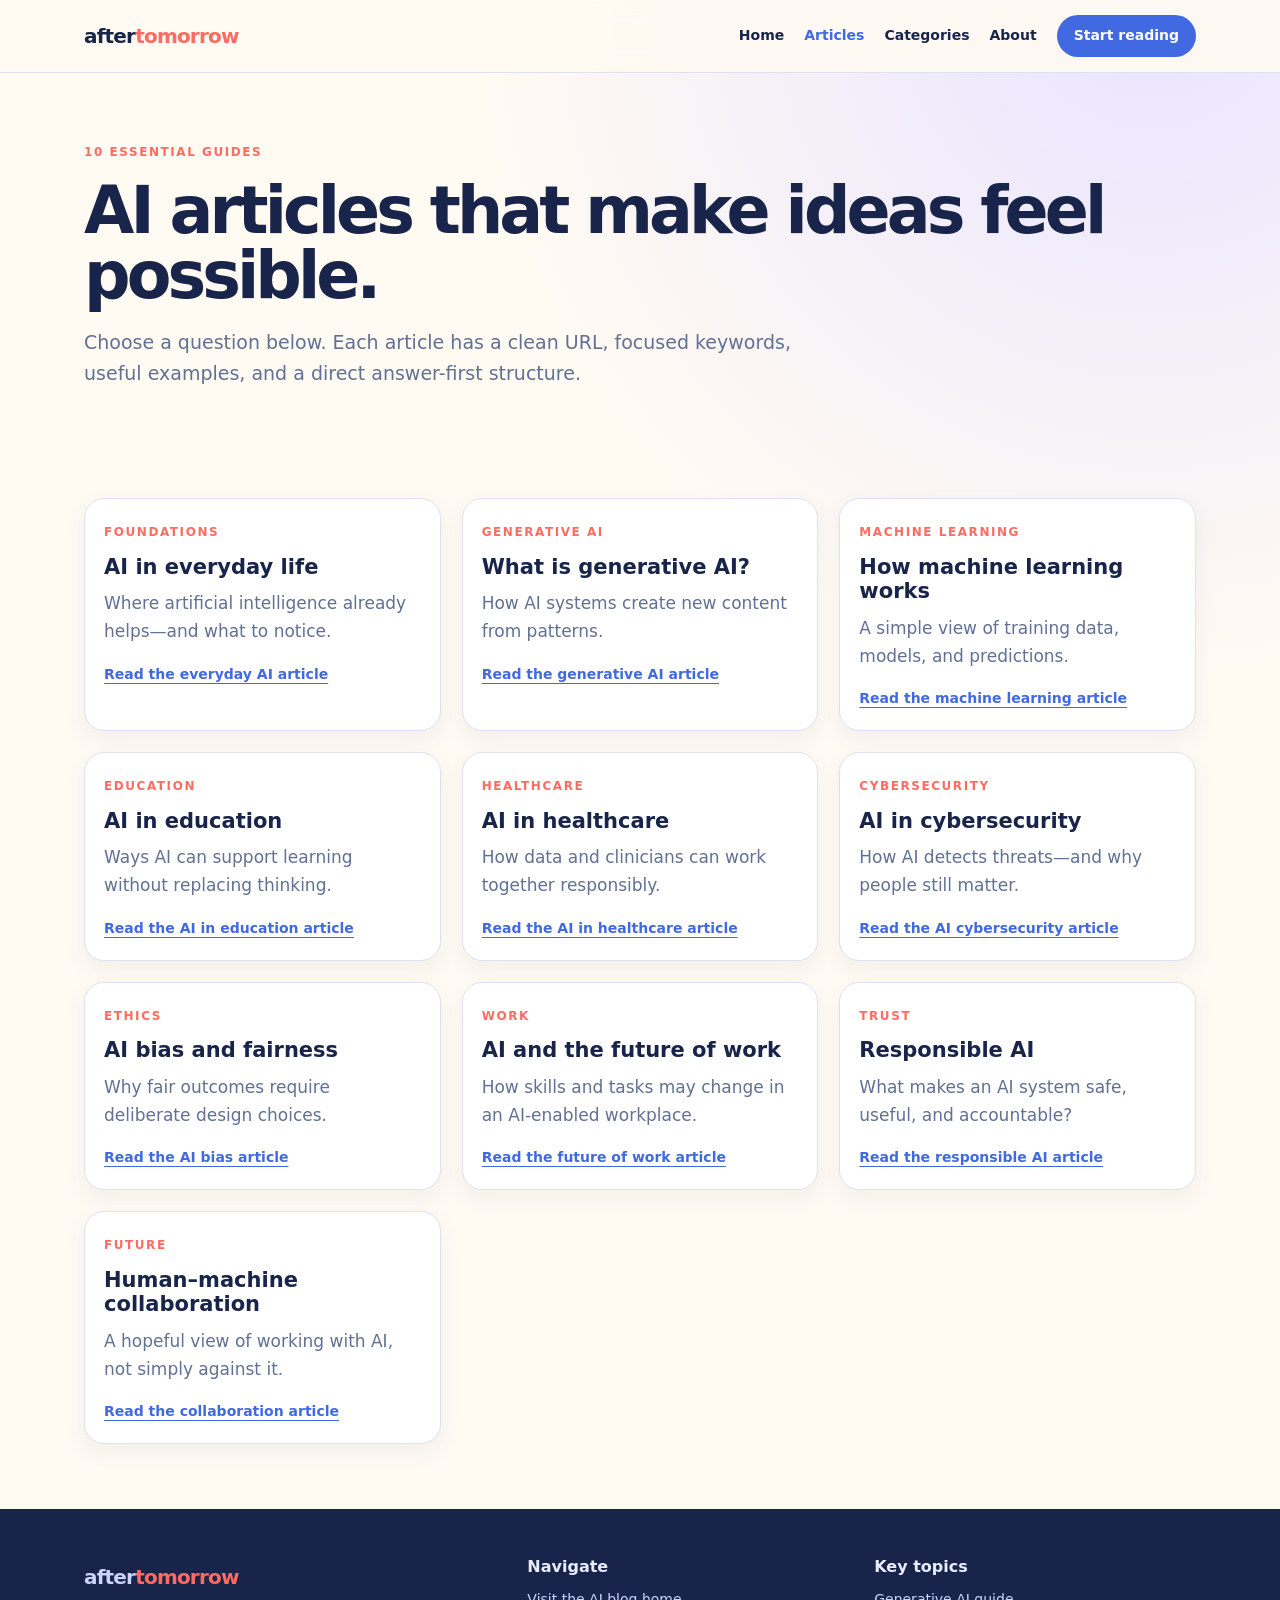
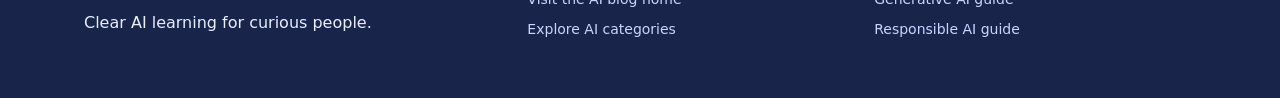
<file: articles/index.html>
<!doctype html><html lang="en"><head><meta charset="utf-8"><meta name="viewport" content="width=device-width,initial-scale=1"><title>AI Articles and Guides for Students | After Tomorrow</title><meta name="description" content="Browse ten clear AI articles for students covering artificial intelligence, generative AI, machine learning, ethics, healthcare, cybersecurity, and work."><meta name="keywords" content="AI articles, artificial intelligence guides, student AI learning"><link rel="canonical" href="https://ai-pulse-journal-pratham.experimentpg-123.chatgpt.site/articles/"><link rel="stylesheet" href="/assets/styles.css"></head><body><header class="site-header"><div class="wrap topbar"><a class="brand" href="/">after<span>tomorrow</span></a><nav aria-label="Main navigation"><a href="/">Home</a><a href="/articles/" aria-current="page">Articles</a><a href="/categories/">Categories</a><a href="/about/">About</a><a class="pill" href="/articles/what-is-generative-ai/">Start reading</a></nav></div></header><main><section class="page-hero"><div class="wrap"><p class="eyebrow">10 essential guides</p><h1>AI articles that make ideas feel possible.</h1><p class="lede">Choose a question below. Each article has a clean URL, focused keywords, useful examples, and a direct answer-first structure.</p></div></section><section class="section"><div class="wrap"><div class="cards"><article class="card"><div class="card-body"><span class="tag">Foundations</span><h3>AI in everyday life</h3><p>Where artificial intelligence already helps—and what to notice.</p><a class="text-link" href="/articles/artificial-intelligence-everyday-life/">Read the everyday AI article</a></div></article><article class="card"><div class="card-body"><span class="tag">Generative AI</span><h3>What is generative AI?</h3><p>How AI systems create new content from patterns.</p><a class="text-link" href="/articles/what-is-generative-ai/">Read the generative AI article</a></div></article><article class="card"><div class="card-body"><span class="tag">Machine learning</span><h3>How machine learning works</h3><p>A simple view of training data, models, and predictions.</p><a class="text-link" href="/articles/how-machine-learning-works/">Read the machine learning article</a></div></article><article class="card"><div class="card-body"><span class="tag">Education</span><h3>AI in education</h3><p>Ways AI can support learning without replacing thinking.</p><a class="text-link" href="/articles/ai-in-education/">Read the AI in education article</a></div></article><article class="card"><div class="card-body"><span class="tag">Healthcare</span><h3>AI in healthcare</h3><p>How data and clinicians can work together responsibly.</p><a class="text-link" href="/articles/ai-in-healthcare/">Read the AI in healthcare article</a></div></article><article class="card"><div class="card-body"><span class="tag">Cybersecurity</span><h3>AI in cybersecurity</h3><p>How AI detects threats—and why people still matter.</p><a class="text-link" href="/articles/ai-in-cybersecurity/">Read the AI cybersecurity article</a></div></article><article class="card"><div class="card-body"><span class="tag">Ethics</span><h3>AI bias and fairness</h3><p>Why fair outcomes require deliberate design choices.</p><a class="text-link" href="/articles/ai-bias-and-fairness/">Read the AI bias article</a></div></article><article class="card"><div class="card-body"><span class="tag">Work</span><h3>AI and the future of work</h3><p>How skills and tasks may change in an AI-enabled workplace.</p><a class="text-link" href="/articles/ai-and-future-of-work/">Read the future of work article</a></div></article><article class="card"><div class="card-body"><span class="tag">Trust</span><h3>Responsible AI</h3><p>What makes an AI system safe, useful, and accountable?</p><a class="text-link" href="/articles/responsible-ai-and-trust/">Read the responsible AI article</a></div></article><article class="card"><div class="card-body"><span class="tag">Future</span><h3>Human–machine collaboration</h3><p>A hopeful view of working with AI, not simply against it.</p><a class="text-link" href="/articles/future-of-ai-human-machine-collaboration/">Read the collaboration article</a></div></article></div></div></section></main><footer><div class="wrap footer-grid"><div><a class="brand" href="/">after<span>tomorrow</span></a><p>Clear AI learning for curious people.</p></div><div><strong>Navigate</strong><a href="/">Visit the AI blog home</a><a href="/categories/">Explore AI categories</a></div><div><strong>Key topics</strong><a href="/articles/what-is-generative-ai/">Generative AI guide</a><a href="/articles/responsible-ai-and-trust/">Responsible AI guide</a></div></div></footer></body></html>
</file>
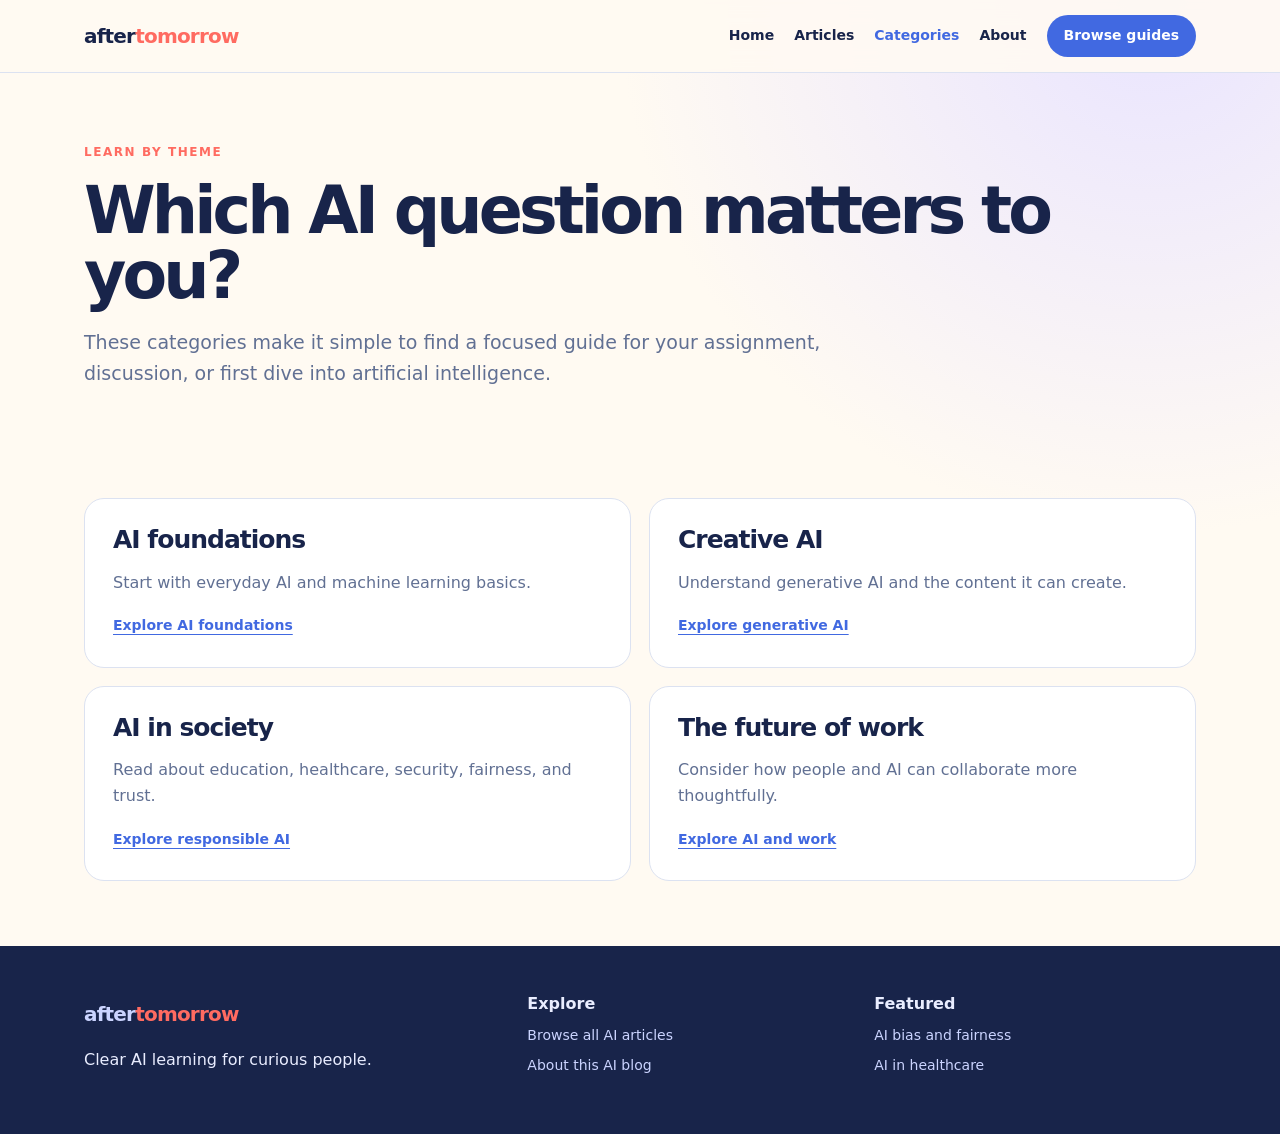
<file: categories/index.html>
<!doctype html><html lang="en"><head><meta charset="utf-8"><meta name="viewport" content="width=device-width,initial-scale=1"><title>AI Topic Categories for Students | After Tomorrow</title><meta name="description" content="Explore AI topic categories including foundations, generative AI, machine learning, education, healthcare, cybersecurity, ethics, and future work."><meta name="keywords" content="AI categories, artificial intelligence topics, AI learning resources"><link rel="canonical" href="https://ai-pulse-journal-pratham.experimentpg-123.chatgpt.site/categories/"><link rel="stylesheet" href="/assets/styles.css"></head><body><header class="site-header"><div class="wrap topbar"><a class="brand" href="/">after<span>tomorrow</span></a><nav aria-label="Main navigation"><a href="/">Home</a><a href="/articles/">Articles</a><a href="/categories/" aria-current="page">Categories</a><a href="/about/">About</a><a class="pill" href="/articles/">Browse guides</a></nav></div></header><main><section class="page-hero"><div class="wrap"><p class="eyebrow">Learn by theme</p><h1>Which AI question matters to you?</h1><p class="lede">These categories make it simple to find a focused guide for your assignment, discussion, or first dive into artificial intelligence.</p></div></section><section class="section"><div class="wrap category-grid"><section class="category"><h2>AI foundations</h2><p>Start with everyday AI and machine learning basics.</p><a class="text-link" href="/articles/artificial-intelligence-everyday-life/">Explore AI foundations</a></section><section class="category"><h2>Creative AI</h2><p>Understand generative AI and the content it can create.</p><a class="text-link" href="/articles/what-is-generative-ai/">Explore generative AI</a></section><section class="category"><h2>AI in society</h2><p>Read about education, healthcare, security, fairness, and trust.</p><a class="text-link" href="/articles/responsible-ai-and-trust/">Explore responsible AI</a></section><section class="category"><h2>The future of work</h2><p>Consider how people and AI can collaborate more thoughtfully.</p><a class="text-link" href="/articles/ai-and-future-of-work/">Explore AI and work</a></section></div></section></main><footer><div class="wrap footer-grid"><div><a class="brand" href="/">after<span>tomorrow</span></a><p>Clear AI learning for curious people.</p></div><div><strong>Explore</strong><a href="/articles/">Browse all AI articles</a><a href="/about/">About this AI blog</a></div><div><strong>Featured</strong><a href="/articles/ai-bias-and-fairness/">AI bias and fairness</a><a href="/articles/ai-in-healthcare/">AI in healthcare</a></div></div></footer></body></html>
</file>
<file: assets/styles.css>
:root{--ink:#18244a;--muted:#617093;--paper:#fffaf2;--blue:#4169e1;--coral:#ff6b61;--sun:#ffbf4c;--lav:#e9e4ff;--line:#dce2f1;--card:#fff;--shadow:0 18px 50px rgba(47,60,114,.12)}*{box-sizing:border-box}html{scroll-behavior:smooth}body{margin:0;background:radial-gradient(circle at 90% 0,#e9e4ff 0,transparent 33%),var(--paper);color:var(--ink);font:16px/1.65 Inter,ui-sans-serif,system-ui,-apple-system,"Segoe UI",sans-serif}a{color:inherit;text-decoration:none}a:focus-visible{outline:3px solid var(--coral);outline-offset:3px}.wrap{max-width:1160px;margin:auto;padding:0 24px}.site-header{position:sticky;top:0;z-index:10;border-bottom:1px solid var(--line);background:#fffaf2e8;backdrop-filter:blur(14px)}.topbar{min-height:72px;display:flex;align-items:center;gap:28px;justify-content:space-between}.brand{font-size:20px;font-weight:900;letter-spacing:-.8px}.brand span,.eyebrow,.tag,.kicker{color:var(--coral)}nav{display:flex;gap:20px;align-items:center;font-size:14px;font-weight:750}nav a:hover,nav a[aria-current=page]{color:var(--blue)}.pill,.button{display:inline-flex;align-items:center;justify-content:center;min-height:42px;padding:9px 17px;border-radius:999px;background:var(--blue);color:#fff;font-weight:800;transition:.2s}.pill:hover,.button:hover{transform:translateY(-2px);box-shadow:0 10px 20px #4169e13b}.hero{padding:84px 0 62px;overflow:hidden}.hero-grid{display:grid;grid-template-columns:1.25fr .75fr;gap:55px;align-items:center}.eyebrow,.kicker,.tag{margin:0 0 15px;font-size:12px;font-weight:900;letter-spacing:.13em;text-transform:uppercase}.hero h1{max-width:760px;margin:0;font-size:clamp(42px,7vw,86px);line-height:.96;letter-spacing:-.07em}.hero h1 em{color:var(--blue);font-style:normal}.lede,.summary{max-width:760px;font-size:19px;color:var(--muted)}.orb{width:min(330px,72vw);aspect-ratio:1;border-radius:48% 52% 55% 45%;margin:auto;background:conic-gradient(from 30deg,var(--coral),var(--sun),var(--lav),var(--blue),var(--coral));box-shadow:inset 0 0 65px #fff9,0 28px 65px #8b78d655;animation:float 5s ease-in-out infinite}.orb:after{content:"AI\A journal";white-space:pre;display:grid;place-items:center;height:100%;text-align:center;color:#fff;font:900 42px/.9 Georgia,serif;transform:rotate(-10deg)}@keyframes float{50%{transform:translateY(-16px) rotate(5deg)}}.section{padding:65px 0}.section-tint{background:var(--lav)}.section h2{font-size:clamp(28px,4vw,48px);line-height:1.05;letter-spacing:-.04em;margin:0 0 16px}.section-intro{margin:0 0 30px;color:var(--muted);max-width:680px}.cards{display:grid;grid-template-columns:repeat(3,1fr);gap:21px}.article-rail{display:flex;gap:21px;overflow-x:auto;scroll-snap-type:x mandatory;padding:4px 4px 18px;margin:0 -4px}.article-rail .card{flex:0 0 min(310px,82vw);scroll-snap-align:start}.article-rail::-webkit-scrollbar{height:9px}.article-rail::-webkit-scrollbar-thumb{background:var(--blue);border-radius:999px}.rail-more{margin-top:6px}.card{display:flex;flex-direction:column;overflow:hidden;border:1px solid var(--line);border-radius:20px;background:var(--card);box-shadow:0 8px 20px #53618c12;transition:.2s}.card:hover{transform:translateY(-5px);box-shadow:var(--shadow)}.card img{width:100%;height:175px;object-fit:cover;background:var(--lav)}.card-body{padding:19px}.card h3{font-size:21px;line-height:1.17;margin:10px 0}.card p{color:var(--muted);margin:0 0 15px}.text-link{color:var(--blue);font-size:14px;font-weight:850;text-decoration:underline;text-underline-offset:4px}.text-link:hover{color:var(--coral)}.feature{display:grid;grid-template-columns:1fr 1fr;border:1px solid var(--line);border-radius:28px;overflow:hidden;background:#fff}.feature img{width:100%;height:100%;min-height:310px;object-fit:cover}.feature-copy{padding:45px}.article-hero{padding:68px 0 35px}.article-hero h1{max-width:880px;margin:10px 0 16px;font-size:clamp(40px,6vw,70px);line-height:1.01;letter-spacing:-.06em}.article-layout{display:grid;grid-template-columns:minmax(0,1fr);padding:28px 0 80px}.article-cover{width:100%;height:360px;border-radius:20px;object-fit:cover;background:var(--lav)}article{max-width:800px}article h2{margin:46px 0 12px;font-size:29px;line-height:1.16;letter-spacing:-.035em}article p,article li{font-size:17px}article p{margin:0 0 20px}article ul{padding-left:22px}.qa{margin:30px 0;padding:22px;border-left:5px solid var(--coral);border-radius:0 15px 15px 0;background:#fff1e3}.sidebar{display:none}.page-hero{padding:70px 0 25px}.page-hero h1{font-size:clamp(40px,6vw,65px);line-height:1;letter-spacing:-.06em;margin:8px 0 15px}.category-grid{display:grid;grid-template-columns:repeat(2,1fr);gap:18px}.category{padding:28px;border-radius:20px;background:#fff;border:1px solid var(--line)}.category h2{font-size:25px;margin:0 0 8px}.category p{color:var(--muted)}footer{padding:45px 0;background:var(--ink);color:#e9edff}footer .footer-grid{display:grid;grid-template-columns:1.3fr 1fr 1fr;gap:25px}footer a{display:block;color:#cbd4ff;margin:7px 0;font-size:14px}footer a:hover{color:#fff}@media(max-width:780px){nav{gap:12px;overflow:auto}nav a:not(.pill){display:none}.hero{padding-top:55px}.hero-grid,.feature,.article-layout{grid-template-columns:1fr;gap:28px}.orb{display:none}.cards{grid-template-columns:1fr}.article-rail{display:flex}.category-grid,footer .footer-grid{grid-template-columns:1fr}.article-cover{height:240px}.feature-copy{padding:28px}}
</file>
